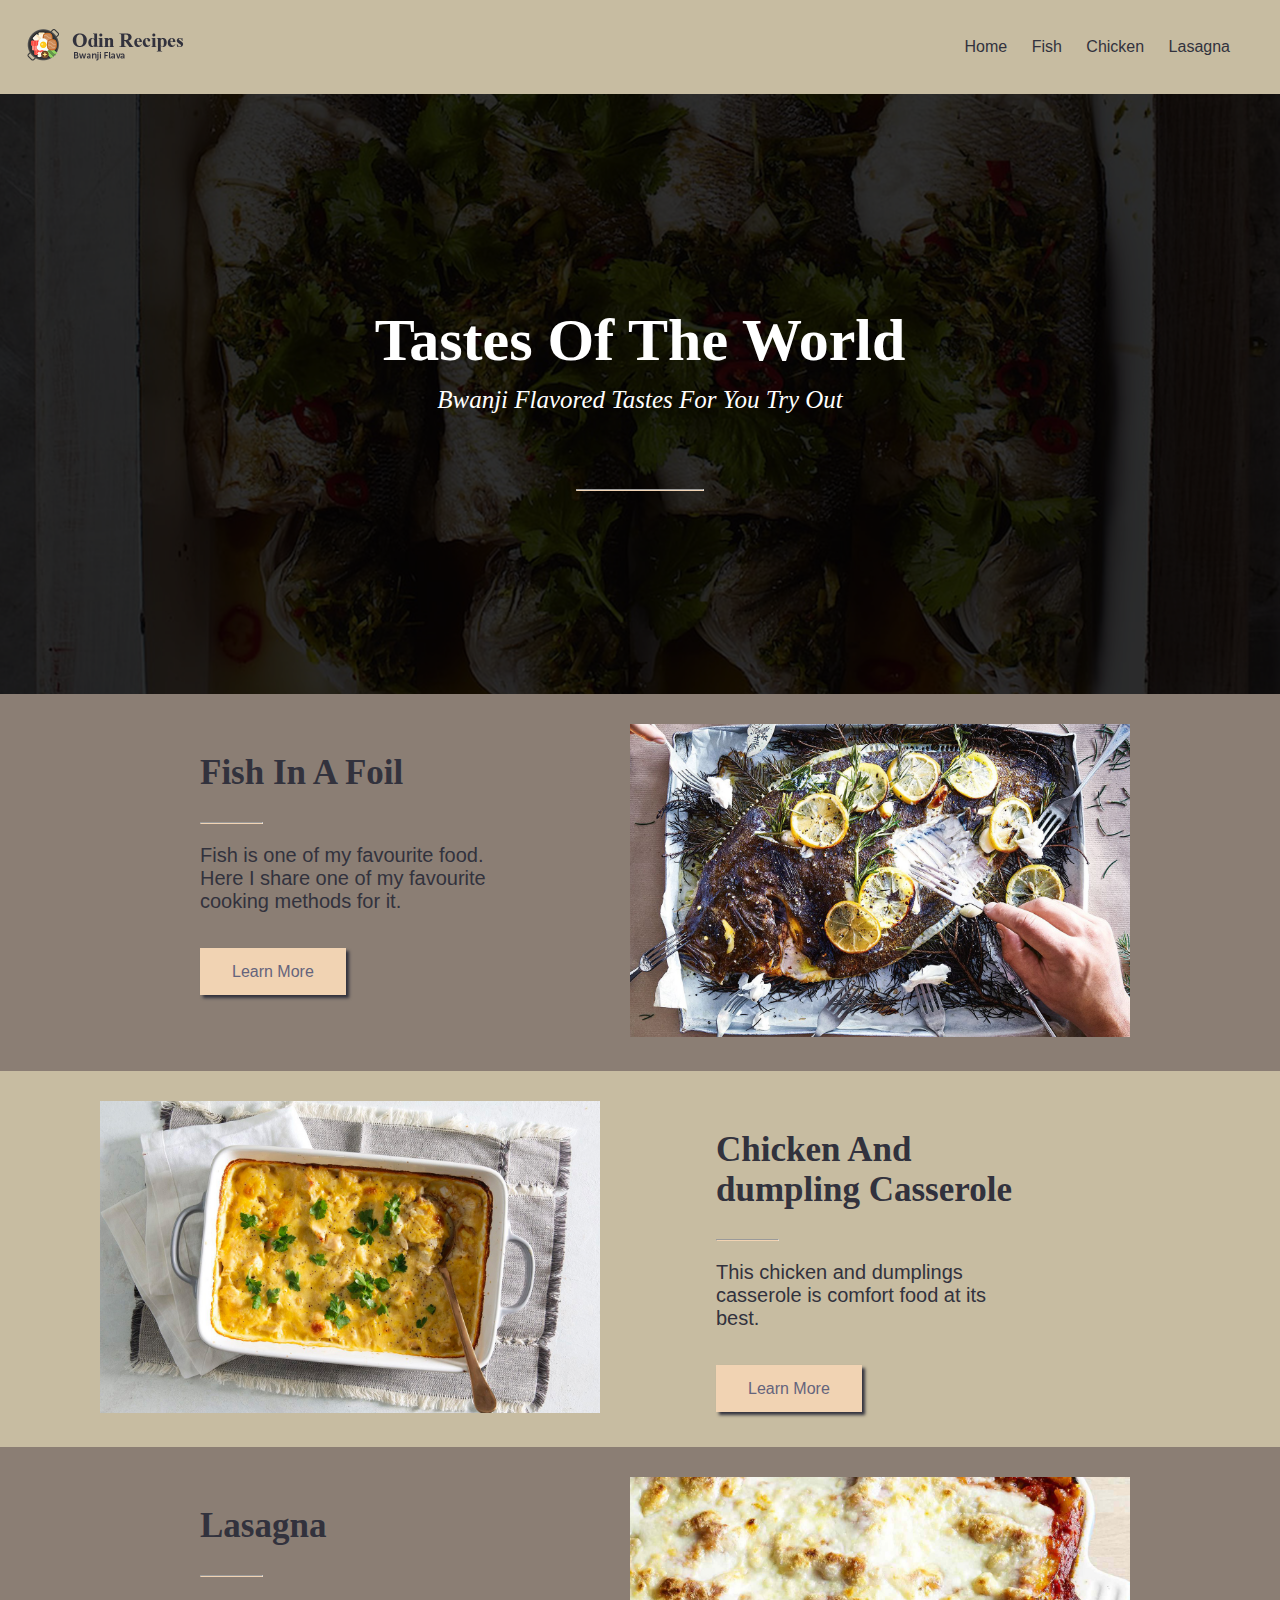
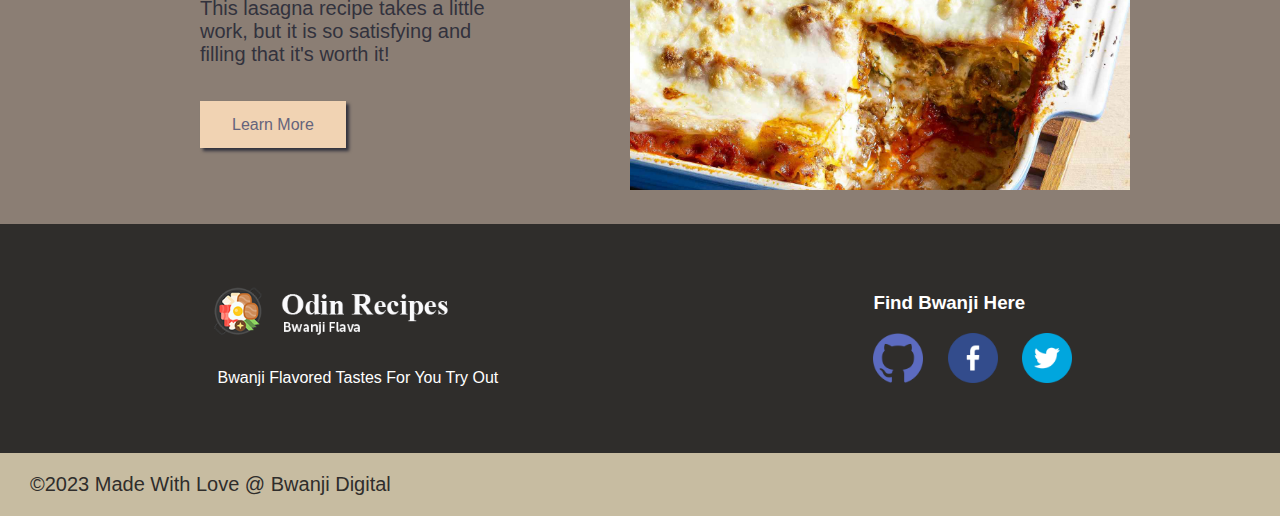
<file: index.html>
<!DOCTYPE html>
<html lang="en">

<head>
  <meta charset="utf-8" />
  <meta http-equiv="X-UA-Compatible" content="IE=edge" />
  <meta name="viewport" content="width=device-width, initial-scale=1.0" />

  <!-- SEO details go here -->
  <meta name="An Odin Recipes Project" content="A website" />
  <meta name="Larry Mwansa" content="Odin Recipes Project" />

  <!-- Social Media details go here -->
  <meta property="og:title" content="Odin Recipes Project" />
  <meta property="og:type" content="website" />
  <meta property="og:url" content="" />
  <meta property="og:description" content="Odin Recipes Project For Odin Project HTML & CSS foundation course work" />
  <meta property="og:image" content="image.png" />

  <!-- favicon details go here -->
  <link rel="icon" href="favicon.ico" />
  <!-- <link rel="icon" href="/favicon.svg" type="image/svg+xml" />
    <link rel="apple-touch-icon" href="/apple-touch-icon.png" /> -->

  <!-- css style stylesheet links go here -->
  <link rel="stylesheet" href="css/style.css" />

  <!-- Title go here -->

  <title>Bwanji Flava Recipes | Home</title>
</head>
<!-- Body starts here -->

<body>

  <!-- Header starts here -->

  <!-- Primary Header -->
  <header>
    <div class="container">
      <div class="logo">
        <a href=""><img src="/images/logo.png" alt="Logo" />
          <h1></h1>
        </a>
      </div>
      <nav>
        <ul>
          <li> <a href="/index.html">Home</a></li>
          <li><a href="#fish">Fish</a></li>
          <li>
            <a href="#chicken">Chicken</a>
          </li>
          <li><a href="#lasagna">Lasagna</a></li>
        </ul>
      </nav>
    </div>
  </header>

  <!-- main section here start here -->
  <main id="main-content">
    <!-- hero starts here -->
    <section id="fish">
      <div id="hero">
        <div class="image-container">
          <h1>Tastes Of The World</h1>
          <p>Bwanji Flavored Tastes For You Try Out</p>
          <hr>
        </div>
      </div>
    </section>

    <!-- Fish Recipe Spotlight Sections Start here -->

    <section id="fish">

      <div class="fish-section">
        <div class="content">
          <h2>Fish In A Foil</h2>
          <hr>
          <p>
            Fish is one of my favourite food. Here I share one of my favourite cooking methods for it.
          </p>
          <div class="button-container">
            <a target="_blank" class="button" href="recipes/fish-in-foil.html">Learn More</a>
          </div>
        </div>
        <div class="image">
          <img src="images/img-03.jpg" width="500px" height="auto" alt="Fish In A Foil" />
        </div>
      </div>
    </section>

    <!-- Chicken Recipe Spotlight -->
    <section id="chicken">
      <div class="chicken-section">
        <div section-items class="image">
          <img src="images/img-01.jpg" width="500px" height="auto" alt="Chicken And dumpling Casserole" />
        </div>
        <div class="content">
          <h2>Chicken And dumpling Casserole</h2>
          <hr>
          <p>
            This chicken and dumplings casserole is comfort food at its best.
          </p>
          <div class="button-container">
            <a target="_blank" class="button" href="recipes/chicken-and-dumplings-casserole.html">Learn More</a>
          </div>
        </div>
      </div>
    </section>

    <!-- Lasagna Recipe Spotlight -->

    <section id="lasagna">
      <div class="lasagna-section">
        <div class="content">
          <h2>Lasagna</h2>
          <hr>
          <p>
            This lasagna recipe takes a little work, but it is so satisfying and filling that it's worth it!
          </p>
          <div class="button-container">
            <a target="_blank" class="button" href="recipes/lasagna.html">Learn More</a>
          </div>
        </div>
        <div class="image">
          <img src="images/img-02.jpg" width="500px" height="auto" alt="Lasagna" />
        </div>
      </div>
    </section>

    <!-- Footer start here -->

    <footer>
      <div class="footer-container">
        <div class="footer">
          <img src="/images/logo_white.png" alt="logo">
          <p>Bwanji Flavored Tastes For You Try Out</p>
        </div>
        <div class="social-icons">
          <h3>Find Bwanji Here</h3>
          <a class="icons" href="https://github.com/LarryMwansa"><img src="/images/github.png"></a>
          <a class="icons" href="https://www.facebook.com/thebishoptopm"><img src="/images/facebook.png"></a>
          <a class="icons" href="https://twitter.com/ManjeKuli"><img src="/images/twitter.png"></a>
        </div>
      </div>
      <div class="end-line" >
        <p>©2023 Made With Love @ <a href="/index.html"> Bwanji Digital</a></p>
      </div>
    </footer>
</body>

</html>
</file>
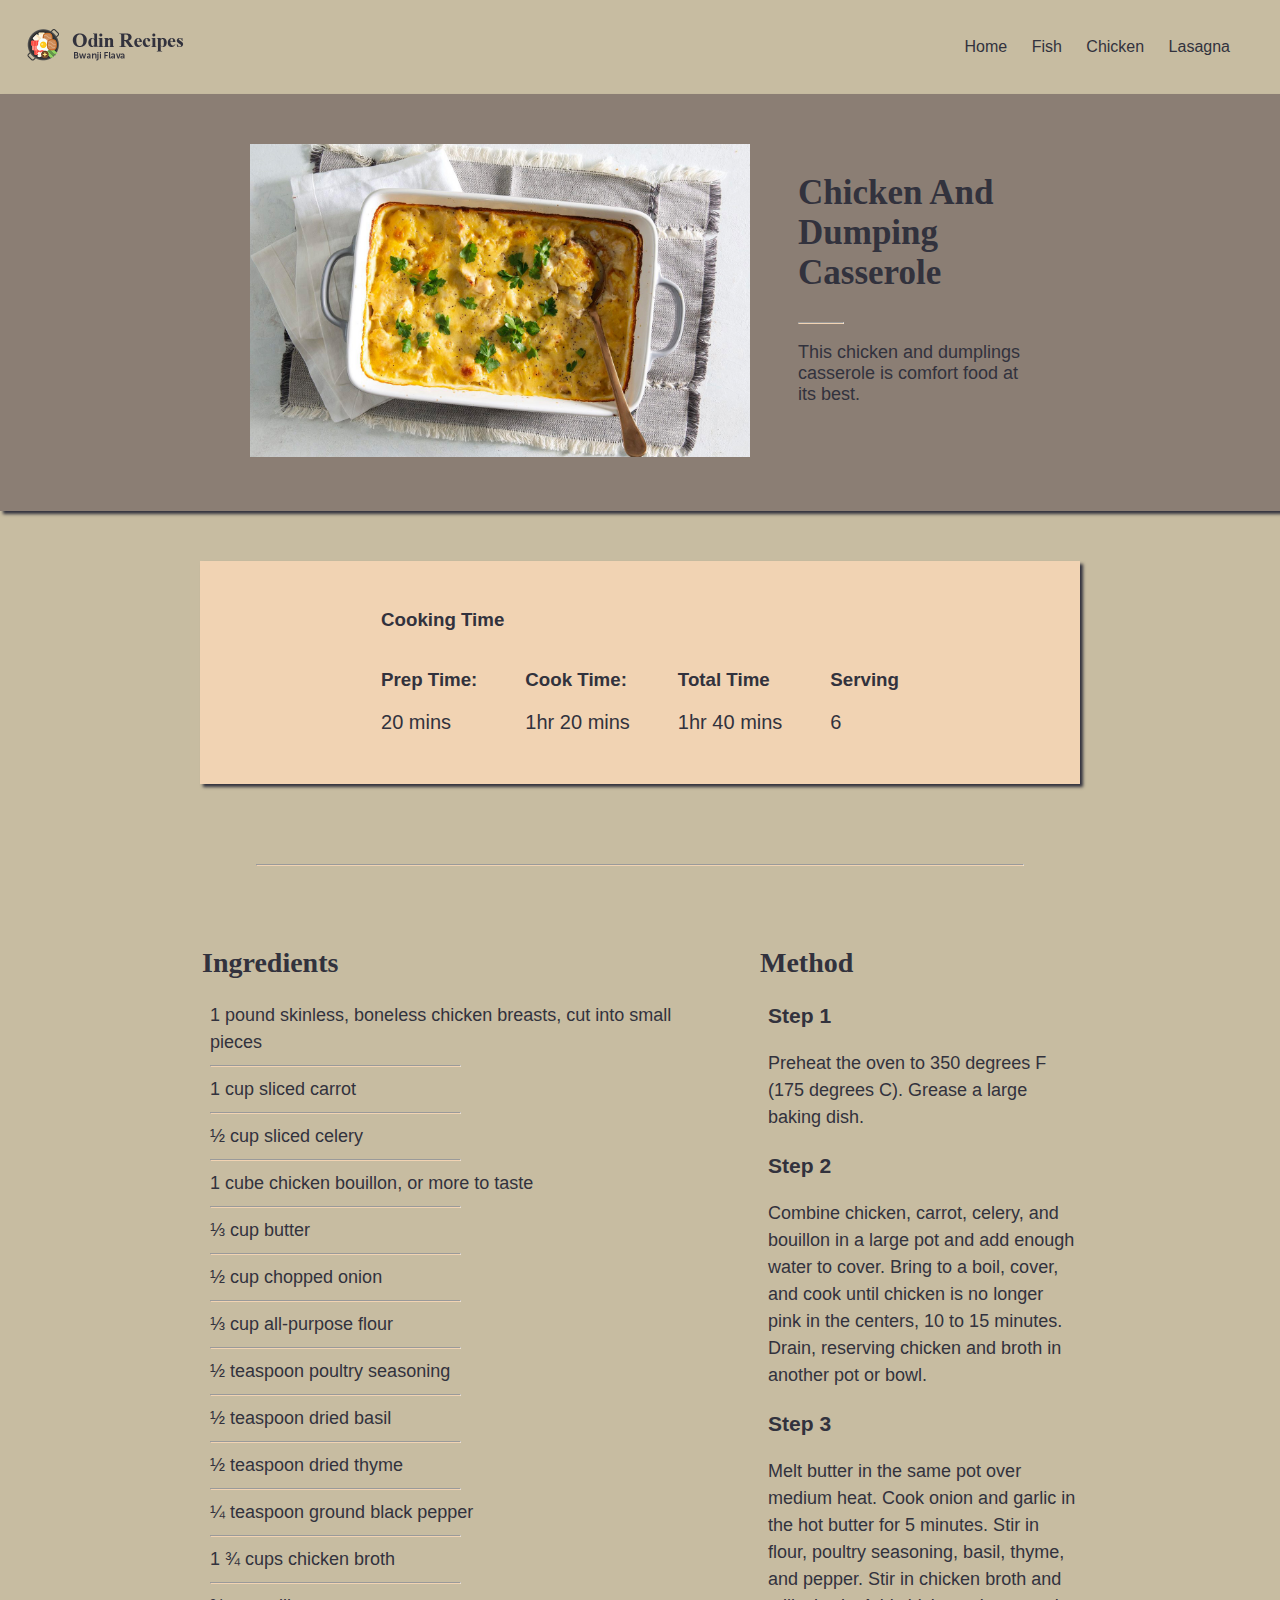
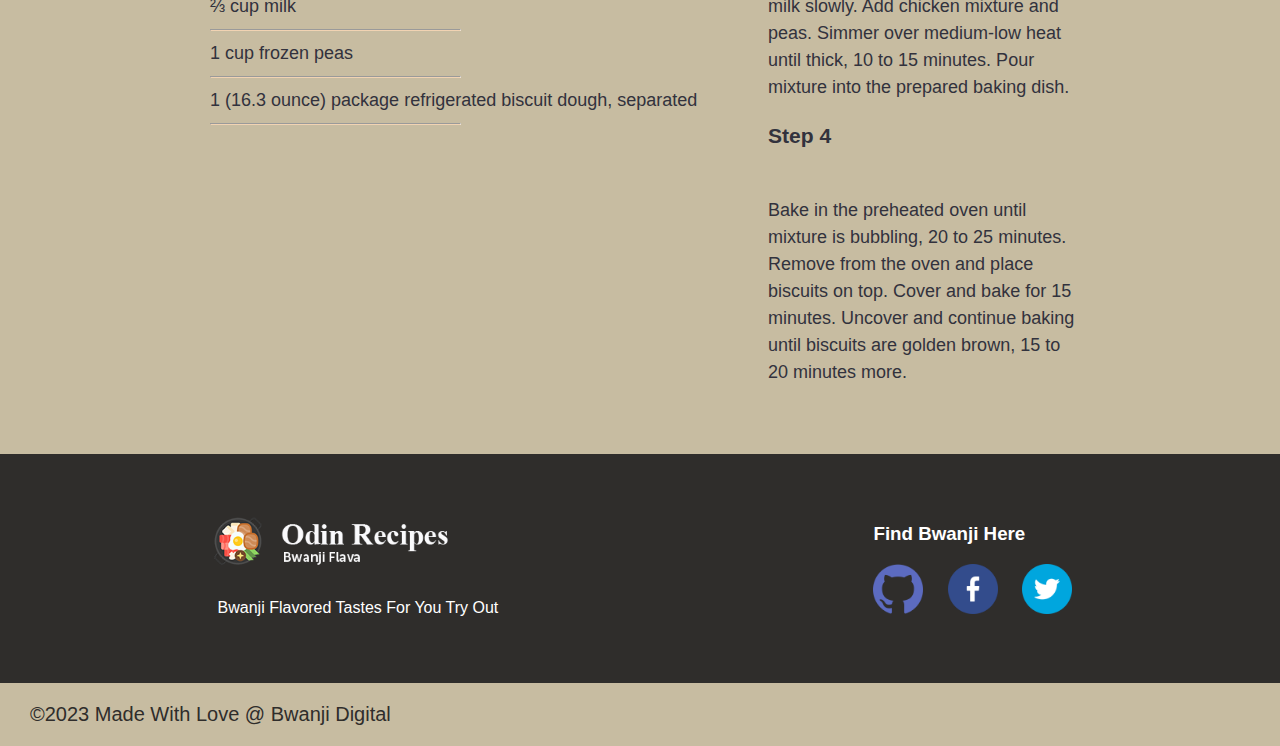
<file: recipes/chicken-and-dumplings-casserole.html>
<!DOCTYPE html>
<html lang="en">

<head>
  <meta charset="UTF-8" />
  <meta http-equiv="X-UA-Compatible" content="IE=edge" />
  <meta name="viewport" content="width=device-width, initial-scale=1.0" />

  <!-- SEO details go here -->

  <meta name="An Odin Recipes Project" content="A website" />
  <meta name="Larry Mwansa" content="Odin Recipes Project" />

  <!-- Social Media details go here -->
  <meta property="og:title" content="Odin Recipes Project" />
  <meta property="og:type" content="website" />
  <meta property="og:url" content="" />
  <meta property="og:description" content="Odin Recipes Project For Odin Project HTML & CSS foundation course work" />
  <meta property="og:image" content="image.png" />

  <!-- favicon details go here -->
  <link rel="icon" href="../favicon.ico" />
  <!-- <link rel="icon" href="/favicon.svg" type="image/svg+xml" />
    <link rel="apple-touch-icon" href="/apple-touch-icon.png" /> -->

  <!-- css style stylesheet links go here -->

  <link rel="stylesheet" href="../css/style.css" />

  <!-- Title go here -->

  <title>Bwanji Flavas | chicken-and-dumplings-casserole</title>
</head>

<body>
  <!-- Menu Goes here -->

  <header>
    <div class="container">
      <div class="logo">
        <a href=""><img src="/images/logo.png" alt="Logo" />
          <h1></h1>
        </a>
      </div>
      <nav>
        <ul>
          <li><a href="/index.html">Home</a></li>
          <li><a href="/recipes/fish-in-foil.html">Fish</a></li>
          <li>
            <a href="/recipes/chicken-and-dumplings-casserole.html">Chicken</a>
          </li>
          <li><a href="/recipes/lasagna.html">Lasagna</a></li>
        </ul>
      </nav>
    </div>
  </header>
  <main>
    <section id="title">
      <div class="heading">
        <div class="heading-image" class="head-items">
          <img src="/images/img-01.jpg" width="500px" height="auto" alt="Fish in Foil" />
        </div>
        <div class="description" class="head-items">
          <h2>Chicken And Dumping Casserole</h2>
          <hr>
          <p>
            This chicken and dumplings casserole is comfort food at its best.
          </p>
        </div>
      </div>
    </section>
    <section id="time" >
      <div class="cooking-facts">
        <div>
          <div>
            <h3>Cooking Time </h3>
          </div>
          <div class="cooking-time">
            <div>
              <h3>Prep Time:</h3>
              <p>20 mins</p>
            </div>
            <div>
              <h3>Cook Time:</h3>
              <p>1hr 20 mins</p>
            </div>
            <div>
              <h3>Total Time</h3>
              <p>1hr 40 mins</p>
            </div>
            <div>
              <h3>Serving</h3>
              <p>6</p>
            </div>
          </div>
        </div>
    </section>
    </div>
    </section>
    
    <section id="details">
      <hr>
      <div class="instructions">
        <div class="ingredients">
          <h2>Ingredients</h2>
          <ul>
            <li>1 pound skinless, boneless chicken breasts, cut into small pieces</li>
            <hr>
            <li>1 cup sliced carrot</li>
            <hr>
            <li>½ cup sliced celery</li>
            <hr>
            <li>1 cube chicken bouillon, or more to taste</li>
            <hr>
            <li>⅓ cup butter</li>
            <hr>
            <li>½ cup chopped onion</li>
            <hr>
            <li>⅓ cup all-purpose flour</li>
            <hr>
            <li>½ teaspoon poultry seasoning</li>
            <hr>
            <li>½ teaspoon dried basil</li>
            <hr>
            <li>½ teaspoon dried thyme</li>
            <hr>
            <li>¼ teaspoon ground black pepper</li>
            <hr>
            <li>1 ¾ cups chicken broth</li>
            <hr>
            <li>⅔ cup milk</li>
            <hr>
            <li>1 cup frozen peas</li>
            <hr>
            <li>1 (16.3 ounce) package refrigerated biscuit dough, separated</li>
            <hr>
          </ul>
        </div>
        <div class="method">
          <h2>Method</h2>
          <ul>
            <li>
              <h3>Step 1</h3>Preheat the oven to 350 degrees F (175 degrees C). Grease a large baking dish.
            </li>
            <li>
              <h3>Step 2</h3>Combine chicken, carrot, celery, and bouillon in a large pot and add enough water to cover. Bring to a boil,
              cover, and cook until chicken is no longer pink in the centers, 10 to 15 minutes. Drain, reserving chicken
              and broth in another pot or bowl.
            </li>
            <li>
              <h3>Step 3</h3>Melt butter in the same pot over medium heat. Cook onion and garlic in the hot butter for 5 minutes. Stir in
              flour, poultry seasoning, basil, thyme, and pepper. Stir in chicken broth and milk slowly. Add chicken
              mixture and peas. Simmer over medium-low heat until thick, 10 to 15 minutes. Pour mixture into the prepared
              baking dish.
            </li>
            <li>
              <h3>Step 4</h3><br>Bake in the preheated oven until mixture is bubbling, 20 to 25 minutes. Remove from the oven and place
              biscuits on top. Cover and bake for 15 minutes. Uncover and continue baking until biscuits are golden brown,
              15 to 20 minutes more.
            </li>
          </ul>
        </div>
      </div>
      <!-- <div class="method-image" >
      <img src="/images/fish.webp"  width="400px" height="auto" alt="fish-done">
    </div> -->
    </section>
    <!-- <section>
      <div class="nutrition" >
        <hr>
        <div>
          <h3>Nutrition Fact </h3>
          <p>(per serving)</p>
        </div>
        <div class="nutrition-facts">
          <div>
            <h3>503</h3>
            <p>Calories</p>
          </div>

          <div>
            <h3>23g</h3>
            <p>Fat</p>
          </div>

          <div>
            <h3>48g</h3>
            <p>Carbs</p>
          </div>
          <div>
            <h3>25g</h3>
            <p>Protein</p>
          </div>
        </div>
      </div>

    </div>
    </section> -->
  </main>
  <footer>
    <div class="footer-container">
      <div class="footer">
        <img src="/images/logo_white.png" alt="logo">
        <p>Bwanji Flavored Tastes For You Try Out</p>
      </div>
      <div class="social-icons">
        <h3>Find Bwanji Here</h3>
        <a class="icons" href="https://github.com/LarryMwansa"><img src="/images/github.png"></a>
        <a class="icons" href="https://www.facebook.com/thebishoptopm"><img src="/images/facebook.png"></a>
        <a class="icons" href="https://twitter.com/ManjeKuli"><img src="/images/twitter.png"></a>
      </div>
    </div>
    <div class="end-line" >
      <p>©2023 Made With Love @ <a href="/index.html"> Bwanji Digital</a></p>
    </div>
  </footer>
</body>

</html>
</file>
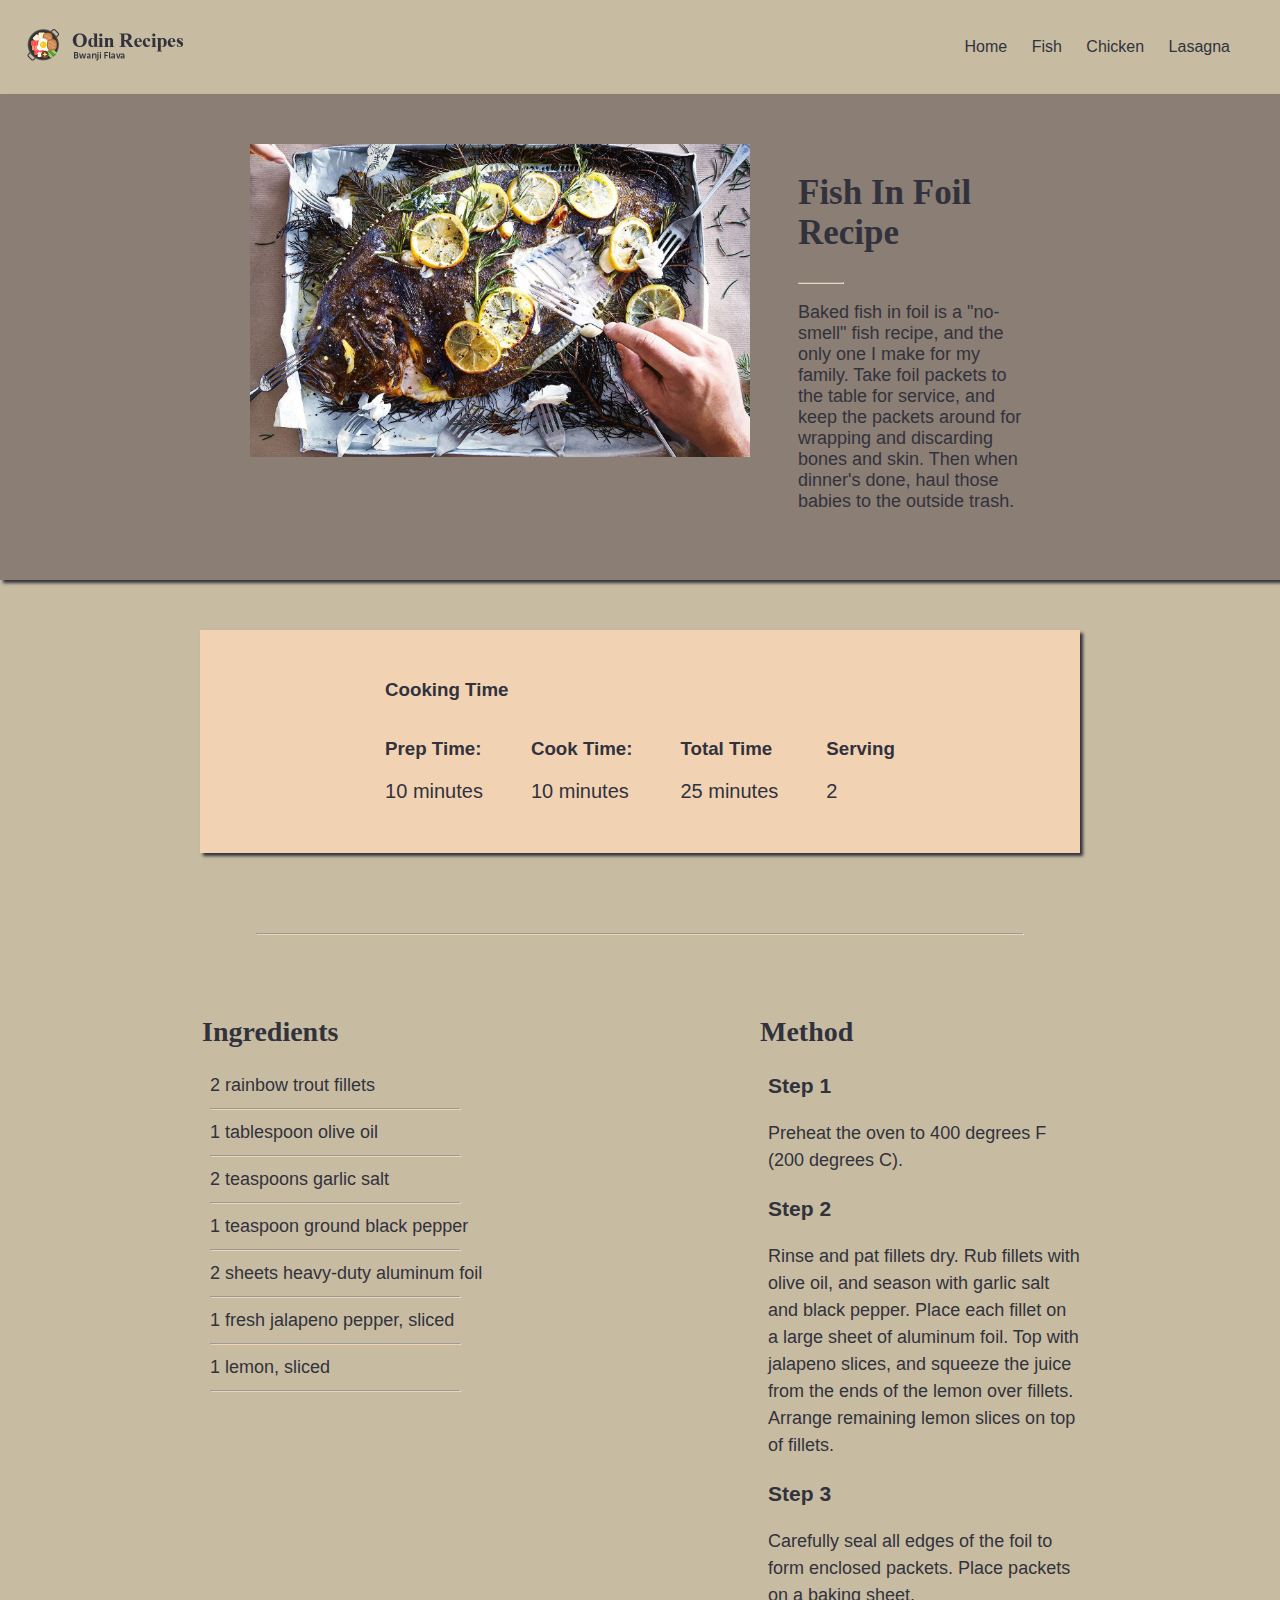
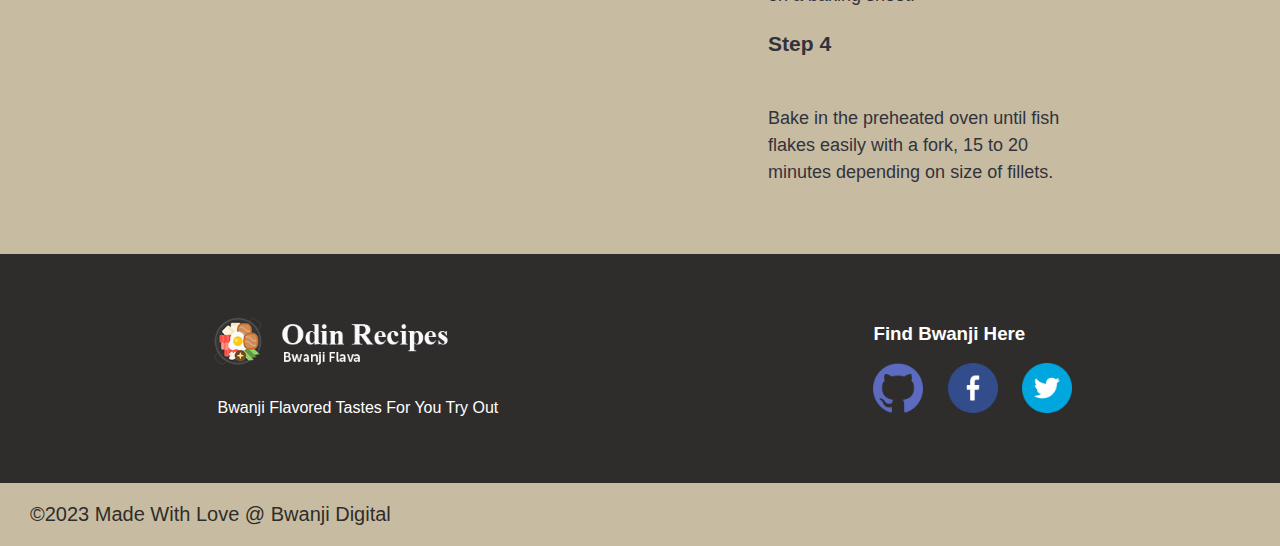
<file: recipes/fish-in-foil.html>
<!DOCTYPE html>
<html lang="en">

<head>
  <meta charset="UTF-8" />
  <meta http-equiv="X-UA-Compatible" content="IE=edge" />
  <meta name="viewport" content="width=device-width, initial-scale=1.0" />

  <!-- SEO details go here -->

  <meta name="An Odin Recipes Project" content="A website" />
  <meta name="Larry Mwansa" content="Odin Recipes Project" />

  <!-- Social Media details go here -->
  <meta property="og:title" content="Odin Recipes Project" />
  <meta property="og:type" content="website" />
  <meta property="og:url" content="" />
  <meta property="og:description" content="Odin Recipes Project For Odin Project HTML & CSS foundation course work" />
  <meta property="og:image" content="image.png" />

  <!-- favicon details go here -->
  <link rel="icon" href="../favicon.ico" />
  <!-- <link rel="icon" href="/favicon.svg" type="image/svg+xml" />
    <link rel="apple-touch-icon" href="/apple-touch-icon.png" /> -->

  <!-- css style stylesheet links go here -->

  <link rel="stylesheet" href="../css/style.css" />

  <!-- Title go here -->

  <title>Bwanji Flavas | Fish In Foil Recipe</title>
</head>

<body>
  <!-- Menu Goes here -->

  <header>
    <div class="container">
      <div class="logo">
        <a href=""><img src="/images/logo.png" alt="Logo" />
          <h1></h1>
        </a>
      </div>
      <nav>
        <ul>
          <li><a href="/index.html">Home</a></li>
          <li><a href="/recipes/fish-in-foil.html">Fish</a></li>
          <li>
            <a href="/recipes/chicken-and-dumplings-casserole.html">Chicken</a>
          </li>
          <li><a href="/recipes/lasagna.html">Lasagna</a></li>
        </ul>
      </nav>
    </div>
  </header>
  <main>
    <section id="title">
      <div class="heading">
        <div class="heading-image" class="head-items">
          <img src="/images/img-03.jpg" width="500px" height="auto" alt="Fish in Foil" />
        </div>
        <div class="description" class="head-items">
          <h2>Fish In Foil Recipe</h2>
          <hr>
          <p>
            Baked fish in foil is a "no-smell" fish recipe, and the only one I
            make for my family. Take foil packets to the table for service, and
            keep the packets around for wrapping and discarding bones and skin.
            Then when dinner's done, haul those babies to the outside trash.
          </p>
        </div>
      </div>
    </section>
    <section id="time" >
      <div class="cooking-facts">
        <div>
          <div>
            <h3>Cooking Time </h3>
          </div>
          <div class="cooking-time">
            <div>
              <h3>Prep Time:</h3>
              <p>10 minutes</p>
            </div>
            <div>
              <h3>Cook Time:</h3>
              <p>10 minutes</p>
            </div>
            <div>
              <h3>Total Time</h3>
              <p>25 minutes</p>
            </div>
            <div>
              <h3>Serving</h3>
              <p>2</p>
            </div>
          </div>
        </div>
    </section>
    </div>
    </section>
    
    <section id="details">
      <hr>
      <div class="instructions">
        <div class="ingredients">
          <h2>Ingredients</h2>
          <ul>
            <li>2 rainbow trout fillets</li>
            <hr>
            <li>1 tablespoon olive oil</li>
            <hr>
            <li>2 teaspoons garlic salt</li>
            <hr>
            <li>1 teaspoon ground black pepper</li>
            <hr>
            <li>2 sheets heavy-duty aluminum foil</li>
            <hr>
            <li>1 fresh jalapeno pepper, sliced</li>
            <hr>
            <li>1 lemon, sliced</li>
            <hr>
          </ul>
        </div>
        <div class="method">
          <h2>Method</h2>
          <ul>
            <li>
              <h3>Step 1</h3>Preheat the oven to 400 degrees F (200 degrees C).
            </li>
            <li>
              <h3>Step 2</h3>Rinse and pat fillets dry. Rub fillets with olive oil, and season
              with garlic salt and black pepper. Place each fillet on a large
              sheet of aluminum foil. Top with jalapeno slices, and squeeze the
              juice from the ends of the lemon over fillets. Arrange remaining
              lemon slices on top of fillets.
            </li>
            <li>
              <h3>Step 3</h3>Carefully seal all edges of the foil to form enclosed packets.
              Place packets on a baking sheet.
            </li>
            <li>
              <h3>Step 4</h3><br>Bake in the preheated oven until fish flakes easily with a fork,
              15 to 20 minutes depending on size of fillets.
            </li>
          </ul>
        </div>
      </div>
    </section>
    <!-- <section>
      <div class="nutrition" >
        <hr>
        <div>
          <h3>Nutrition Fact </h3>
          <p>(per serving)</p>
        </div>
        <div class="nutrition-facts">
          <div>
            <h3>213</h3>
            <p>Calories</p>
          </div>

          <div>
            <h3>11g</h3>
            <p>Fat</p>
          </div>

          <div>
            <h3>8g</h3>
            <p>25 minutes</p>
          </div>
          <div>
            <h3>24g</h3>
            <p>Protein</p>
          </div>
        </div>
      </div>

    </div>
    </section> -->
  </main>
  <footer>
    <div class="footer-container">
      <div class="footer">
        <img src="/images/logo_white.png" alt="logo">
        <p>Bwanji Flavored Tastes For You Try Out</p>
      </div>
      <div class="social-icons">
        <h3>Find Bwanji Here</h3>
        <a class="icons" href="https://github.com/LarryMwansa"><img src="/images/github.png"></a>
        <a class="icons" href="https://www.facebook.com/thebishoptopm"><img src="/images/facebook.png"></a>
        <a class="icons" href="https://twitter.com/ManjeKuli"><img src="/images/twitter.png"></a>
      </div>
    </div>
    <div class="end-line" >
      <p>©2023 Made With Love @ <a href="/index.html"> Bwanji Digital</a></p>
    </div>
  </footer>
</body>

</html>
</file>
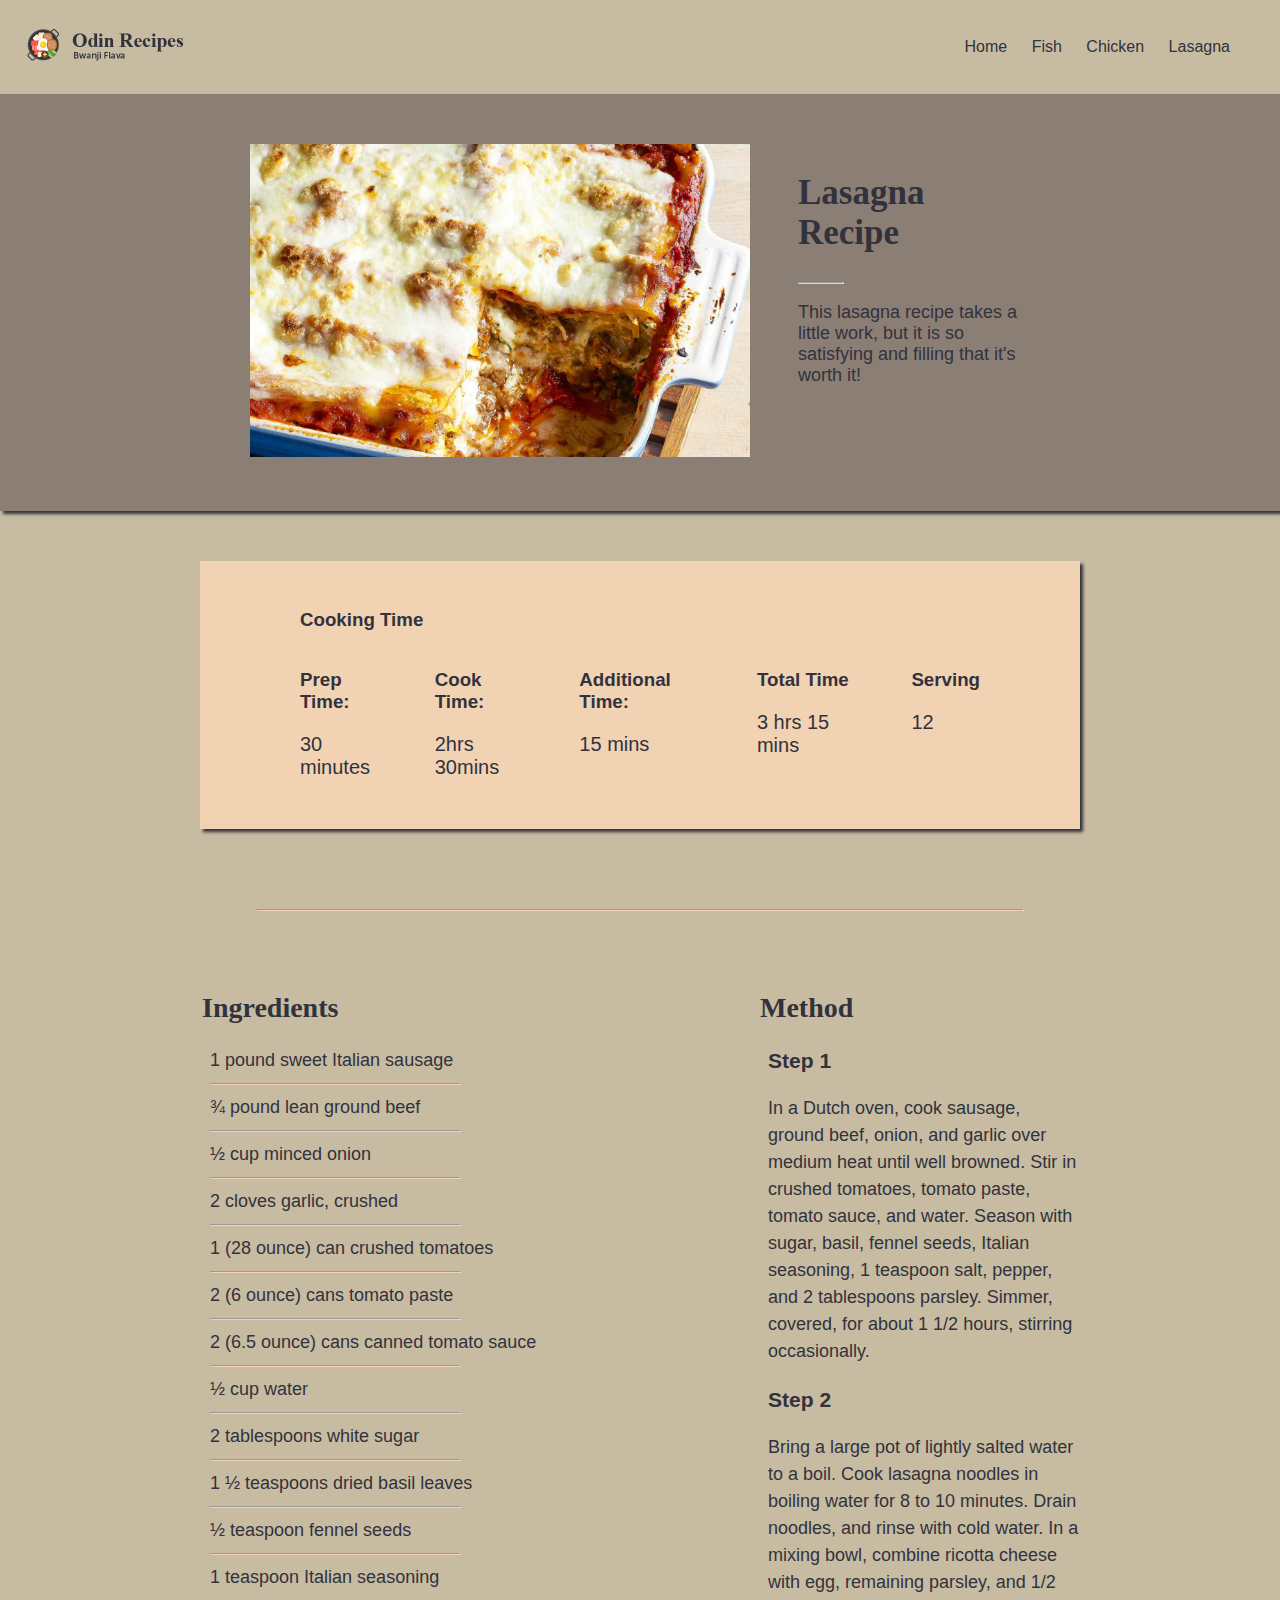
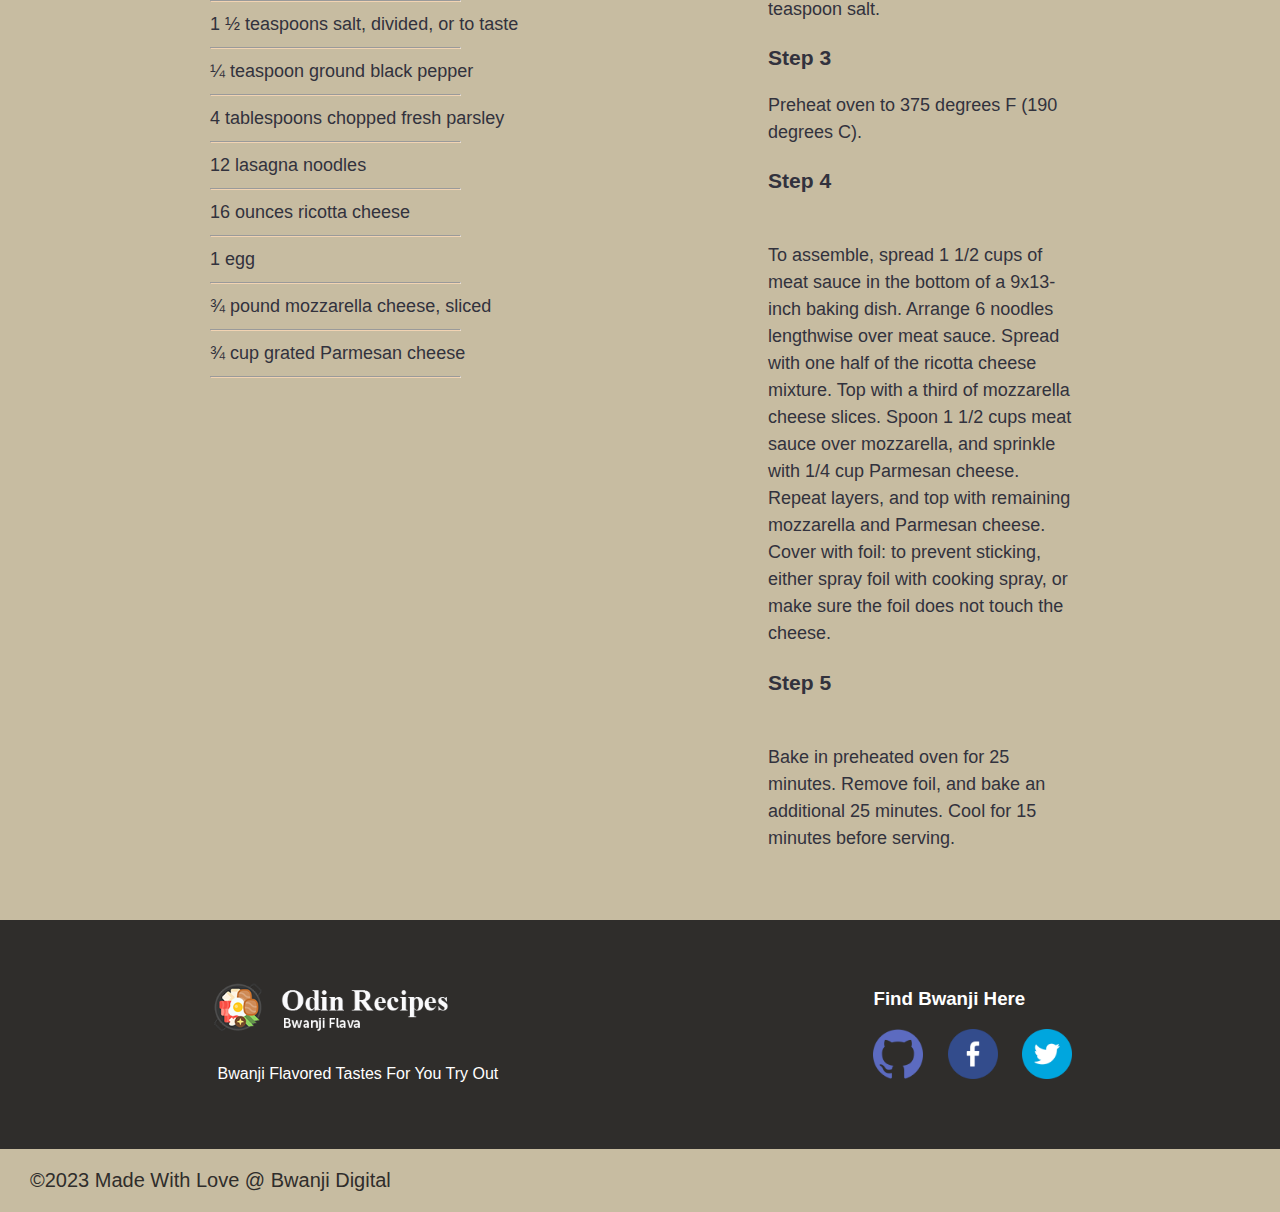
<file: recipes/lasagna.html>
<!DOCTYPE html>
<html lang="en">

<head>
  <meta charset="UTF-8" />
  <meta http-equiv="X-UA-Compatible" content="IE=edge" />
  <meta name="viewport" content="width=device-width, initial-scale=1.0" />

  <!-- SEO details go here -->

  <meta name="An Odin Recipes Project" content="A website" />
  <meta name="Larry Mwansa" content="Odin Recipes Project" />

  <!-- Social Media details go here -->
  <meta property="og:title" content="Odin Recipes Project" />
  <meta property="og:type" content="website" />
  <meta property="og:url" content="" />
  <meta property="og:description" content="Odin Recipes Project For Odin Project HTML & CSS foundation course work" />
  <meta property="og:image" content="image.png" />

  <!-- favicon details go here -->
  <link rel="icon" href="../favicon.ico" />
  <!-- <link rel="icon" href="/favicon.svg" type="image/svg+xml" />
    <link rel="apple-touch-icon" href="/apple-touch-icon.png" /> -->

  <!-- css style stylesheet links go here -->

  <link rel="stylesheet" href="../css/style.css" />

  <!-- Title go here -->

  <title>Bwanji Flavas | Lasagna Recipe</title>
</head>

<body>
  <!-- Menu Goes here -->

  <header>
    <div class="container">
      <div class="logo">
        <a href=""><img src="/images/logo.png" alt="Logo" />
          <h1></h1>
        </a>
      </div>
      <nav>
        <ul>
          <li><a href="/index.html">Home</a></li>
          <li><a href="/recipes/fish-in-foil.html">Fish</a></li>
          <li>
            <a href="/recipes/chicken-and-dumplings-casserole.html">Chicken</a>
          </li>
          <li><a href="/recipes/lasagna.html">Lasagna</a></li>
        </ul>
      </nav>
    </div>
  </header>
  <main>
    <section id="title">
      <div class="heading">
        <div class="heading-image" class="head-items">
          <img src="/images/img-02.jpg" width="500px" height="auto" alt="Fish in Foil" />
        </div>
        <div class="description" class="head-items">
          <h2>Lasagna Recipe</h2>
          <hr>
          <p>
            This lasagna recipe takes a little work, but it is so satisfying and filling that it's worth it!
          </p>
        </div>
      </div>
    </section>
    <section id="time">
      <div class="cooking-facts">
        <div>
          <div>
            <h3>Cooking Time </h3>
          </div>
          <div class="cooking-time">
            <div>
              <h3>Prep Time:</h3>
              <p>30 minutes</p>
            </div>
            <div>
              <h3>Cook Time:</h3>
              <p>2hrs 30mins</p>
            </div>
            <div>
              <h3>Additional Time:</h3>
              <p>15 mins</p>
            </div>
            <div>
              <h3>Total Time</h3>
              <p>3 hrs 15 mins</p>
            </div>
            <div>
              <h3>Serving</h3>
              <p>12</p>
            </div>
          </div>
        </div>
    </section>
    </div>
    </section>

    <section id="details">
      <hr>
      <div class="instructions">
        <div class="ingredients">
          <h2>Ingredients</h2>
          <ul>
            <li>1 pound sweet Italian sausage</li>
            <hr>
            <li>¾ pound lean ground beef</li>
            <hr>
            <li>½ cup minced onion</li>
            <hr>
            <li>2 cloves garlic, crushed</li>
            <hr>
            <li>1 (28 ounce) can crushed tomatoes</li>
            <hr>
            <li>2 (6 ounce) cans tomato paste</li>
            <hr>
            <li>2 (6.5 ounce) cans canned tomato sauce</li>
            <hr>
            <li>½ cup water</li>
            <hr>
            <li>2 tablespoons white sugar</li>
            <hr>
            <li>1 ½ teaspoons dried basil leaves</li>
            <hr>
            <li>½ teaspoon fennel seeds</li>
            <hr>
            <li>1 teaspoon Italian seasoning</li>
            <hr>
            <li>1 ½ teaspoons salt, divided, or to taste</li>
            <hr>
            <li>¼ teaspoon ground black pepper</li>
            <hr>
            <li>4 tablespoons chopped fresh parsley</li>
            <hr>
            <li>12 lasagna noodles</li>
            <hr>
            <li>16 ounces ricotta cheese</li>
            <hr>
            <li>1 egg</li>
            <hr>
            <li>¾ pound mozzarella cheese, sliced</li>
            <hr>
            <li>¾ cup grated Parmesan cheese</li>
            <hr>
          </ul>
        </div>
        <div class="method">
          <h2>Method</h2>
          <ul>
            <li>
              <h3>Step 1</h3>In a Dutch oven, cook sausage, ground beef, onion, and garlic over medium heat until well browned. Stir in crushed tomatoes, tomato paste, tomato sauce, and water. Season with sugar, basil, fennel seeds, Italian seasoning, 1 teaspoon salt, pepper, and 2 tablespoons parsley. Simmer, covered, for about 1 1/2 hours, stirring occasionally.
            </li>
            <li>
              <h3>Step 2</h3>Bring a large pot of lightly salted water to a boil. Cook lasagna noodles in boiling water for 8 to 10 minutes. Drain noodles, and rinse with cold water. In a mixing bowl, combine ricotta cheese with egg, remaining parsley, and 1/2 teaspoon salt.
            </li>
            <li>
              <h3>Step 3</h3>Preheat oven to 375 degrees F (190 degrees C).
            </li>
            <li>
              <h3>Step 4</h3><br>To assemble, spread 1 1/2 cups of meat sauce in the bottom of a 9x13-inch baking dish. Arrange 6 noodles lengthwise over meat sauce. Spread with one half of the ricotta cheese mixture. Top with a third of mozzarella cheese slices. Spoon 1 1/2 cups meat sauce over mozzarella, and sprinkle with 1/4 cup Parmesan cheese. Repeat layers, and top with remaining mozzarella and Parmesan cheese. Cover with foil: to prevent sticking, either spray foil with cooking spray, or make sure the foil does not touch the cheese.
            </li>
            <li>
              <h3>Step 5</h3><br>Bake in preheated oven for 25 minutes. Remove foil, and bake an additional 25 minutes. Cool for 15 minutes before serving.
            </li>
          </ul>
        </div>
      </div>
    </section>
    <section>
      <!-- <div class="nutrition">
        <hr>
        <div>
          <h3>Nutrition Fact </h3>
          <p>(per serving)</p>
        </div>
        <div class="nutrition-facts">
          <div>
            <h3>448</h3>
            <p>Calories</p>
          </div>

          <div>
            <h3>21g</h3>
            <p>Fat</p>
          </div>

          <div>
            <h3>37g</h3>
            <p>Carbs</p>
          </div>
          <div>
            <h3>30g</h3>
            <p>Protein</p>
          </div>
        </div>
      </div>
    </section> -->
  </main>
  <footer>
    <div class="footer-container">
      <div class="footer">
        <img src="/images/logo_white.png" alt="logo">
        <p>Bwanji Flavored Tastes For You Try Out</p>
      </div>
      <div class="social-icons">
        <h3>Find Bwanji Here</h3>
        <a class="icons" href="https://github.com/LarryMwansa"><img src="/images/github.png"></a>
        <a class="icons" href="https://www.facebook.com/thebishoptopm"><img src="/images/facebook.png"></a>
        <a class="icons" href="https://twitter.com/ManjeKuli"><img src="/images/twitter.png"></a>
      </div>
    </div>
    <div class="end-line" >
      <p>©2023 Made With Love @ <a href="/index.html"> Bwanji Digital</a></p>
    </div>
  </footer>
</body>

</html>
</file>
<file: css/style.css>
* {
  box-sizing: border-box;
}

body {
  background-color: #c7bca1;
  margin: 0;
  padding: 0;
  font-family: "Gill Sans", "Gill Sans MT", Calibri, "Trebuchet MS", sans-serif;
  color: #32323d;
}

h1 {
  font-family: "Gill Sans", serif;
  font-size: 50px;
  font-weight: 600;
}

h2 {
  font-family: "Trebuchet MS", Times, serif;
  font-size: 35px;
  font-weight: 600;
}

p {
  font-size: 20px;
  font-weight: 300;
}

/* ============================================================================================ */

/* menu */

/* Primary Header */

header {
  /* background-image: url(/10. course-work_wkspc/odin-recipes/images/hero.png); */
  background-color: #c7bca1;
  color: #32323d;
  padding: 20px 0;
  padding-left: 10px;
  padding-right: 50px;
}

header .container {
  display: flex;

  align-items: center;
}

header .logo {
  flex: 1;
}

header .logo img {
  max-width: 200px;
}

header .logo h1 {
  margin: 0;
  font-size: 24px;
  font-weight: 600;
}

.logo a {
  color: #32323d;
  text-decoration: none;
}

.logo a:visited {
  text-decoration: none;
}

header nav {
  flex: 1;

  text-align: right;
}

header nav ul {
  list-style: none;

  margin: 0;

  padding: 0;
}

header nav ul li {
  display: inline-block;

  margin-left: 20px;
}

header nav ul li a {
  color: #32323d;

  text-decoration: none;
}

nav a:hover {
  color: #6c5f51;
}

#hero {
  background-image: url("/images/hero.png");
  background-repeat: no-repeat;
  background-size: cover;
  background-position: center;
  background-attachment: fixed;
  width: 100%;
  height: 600px;
  margin: 0;
  padding: 0;
}

.image-container {
  display: block;
  background: rgba(0, 0, 0, 0.6);
  height: 600px;
  color: white;
  margin: 0;
  padding-top: 200px;
  padding-bottom: 100px;
  text-align: center;
}

.image-container > h1 {
  font-size: 60px;
  line-height: 0.2em;
  font-family: "Trebuchet MS", Times, serif;
}

.image-container > p {
  font-size: 25px;
  font-family: "Gill Sans MT", Times, serif;
  font-style: italic;
  padding-bottom: 50px;
}

.image-container > hr {
  border-bottom: solid 1px #f1d3b3;
  text-align: center;
  width: 10%;
  margin-top: 50px;
  margin: auto;
}

/* ============================================================================================= */

/* Section Styling */

.fish-section,
.chicken-section,
.lasagna-section {
  display: flex;
  justify-content: center;
  gap: 1em;
  padding: 30px 150px 30px 100px;
}

.fish-section,
.lasagna-section {
  background-color: #8b7e74;
}

.content {
  margin-left: 100px;
  margin-right: 100px;
}



.button-container {
  padding-top: 30px;
}

.button {
  background-color: #f1d3b3;
  /* Green */
  border: none;
  color: #65647c;
  width: 200px;
  padding: 15px 32px;
  text-align: center;
  text-decoration: none;
  font-size: 16px;
  box-shadow: 3px 3px 3px #32323d;
}

hr {
  border-bottom: solid 1px #f1d3b3;
  width: 20%;
  margin-left: 0;
}
/* ================================================================================================= */

/* footer Styling */

footer {
  margin: 0;
  color: white;
}

.footer-container {
  display: flex;
  justify-content: space-around;
  padding-top: 50px;
  padding-bottom: 50px;
  background-color: #2f2d2b;
}

.footer img {
  max-width: 300px;
}

.footer p {
  font-size: 16px;
  margin-left: 30px;
}

.icons img {
  max-width: 70px;
  padding-right: 20px;
}

.end-line {
  display: inline;
  margin: auto;
}

.end-line p {
  margin-left: 30px;
  color: #2f2d2b;
}

.end-line a {
  text-decoration: none;
  color: #2f2d2b;
}

/* ======================================================================================================================== */

/* recipe page */

/* Title and Description section */

#title {
  background-color: #8b7e74;
}

#details hr {
  width: 60%;
  margin-left: auto;
}

#time {
  background-color: #f1d3b3;
  margin: 50px 200px 80px 200px;
  padding: 30px 100px 30px 100px;
  box-shadow: 3px 3px 3px #32323d;
}

.heading {
  display: flex;
  justify-content: center;
  gap: 3em;
  padding-left: 250px;
  padding-right: 250px;
  padding-top: 50px;
  padding-bottom: 50px;

  box-shadow: 3px 3px 3px #32323d;
}

.heading-image {
}

.description p {
  font-size: 18px;
}

.cooking-facts {
  display: flex;
  flex-direction: column;
  align-items: center;
  
}

.cooking-time {
  display: flex;
  justify-content: center;
  gap: 3em;
}

.instructions {
  display: flex;
  justify-content: center;
  gap: 1em;
  margin-left: 170px;
  margin-right: 200px;
  padding-top: 50px;
  padding-bottom: 50px;
}

.ingredients,.method {

  flex: 1;
}

.ingredients ul,
.method ul {
  list-style: none;
  line-height: 1.5em;
  font-size: 18px;
}

.ingredients h2,
.method h2 {
  font-size: 28px;
  margin-left: 32px;
}

.ingredients hr {
  max-width: 50%;
 margin-right: 500px;
  
}

.method-image {
  display: flex;
  justify-content: center;
  margin-top: 50px;
}

.nutrition {
  margin-left: 200px;
  margin-bottom: 100px;
}

.nutrition-facts {
  display: flex;
  justify-content: start;
  gap: 3em;
}

.nutrition hr {
  margin-top: 50px;
  margin-bottom: 50px;
}
</file>
